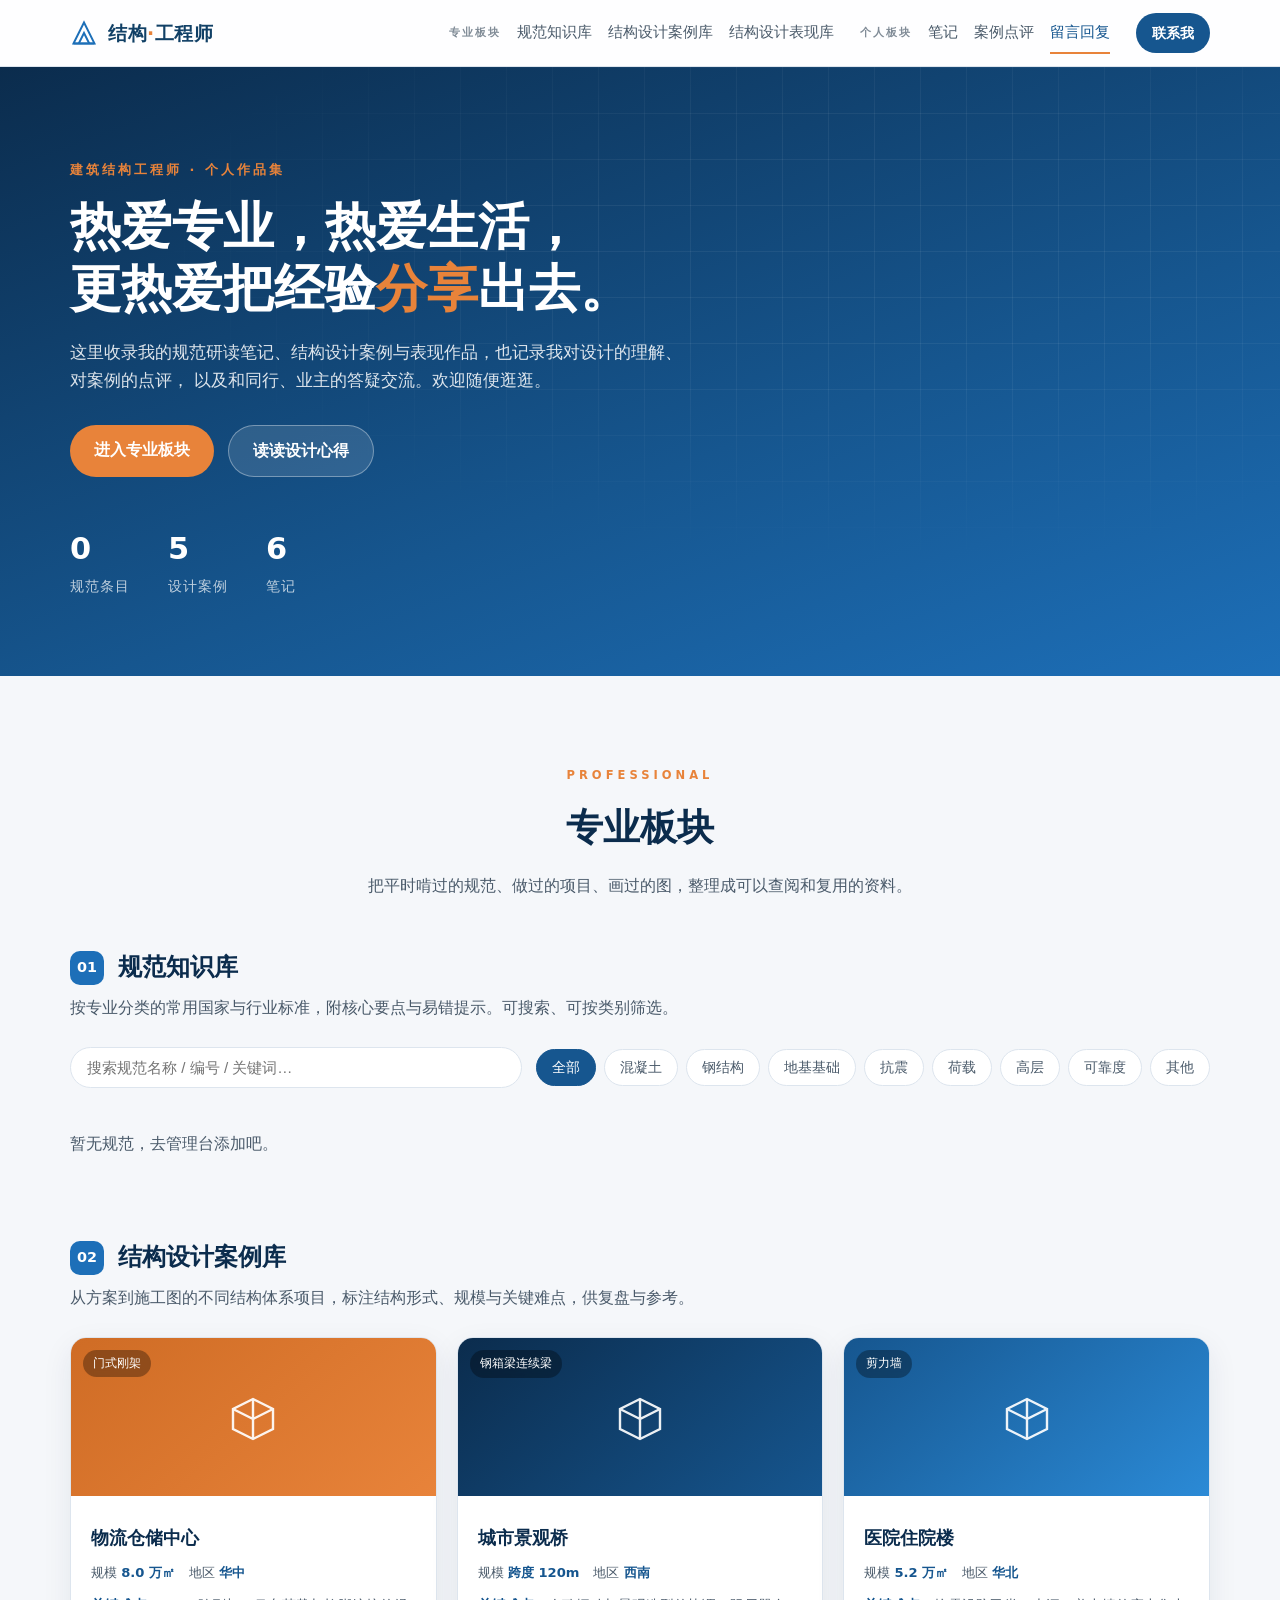
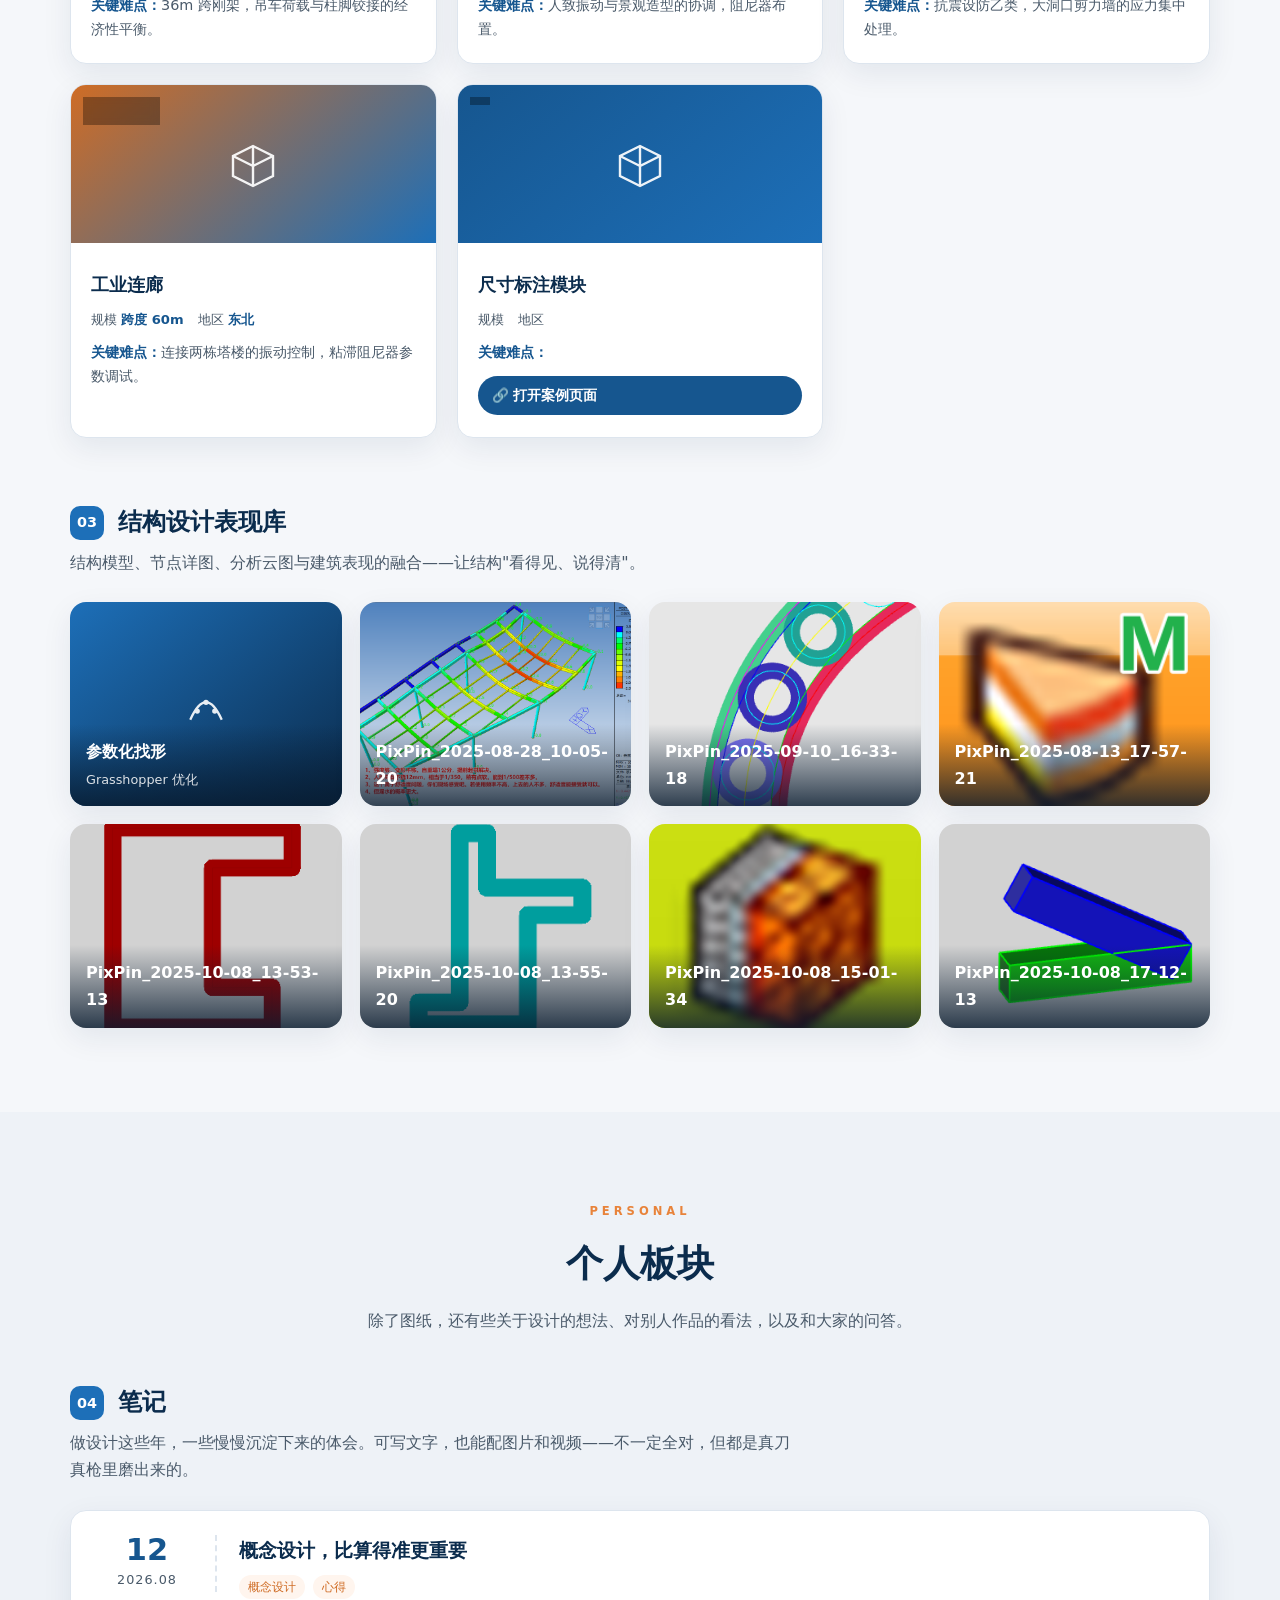
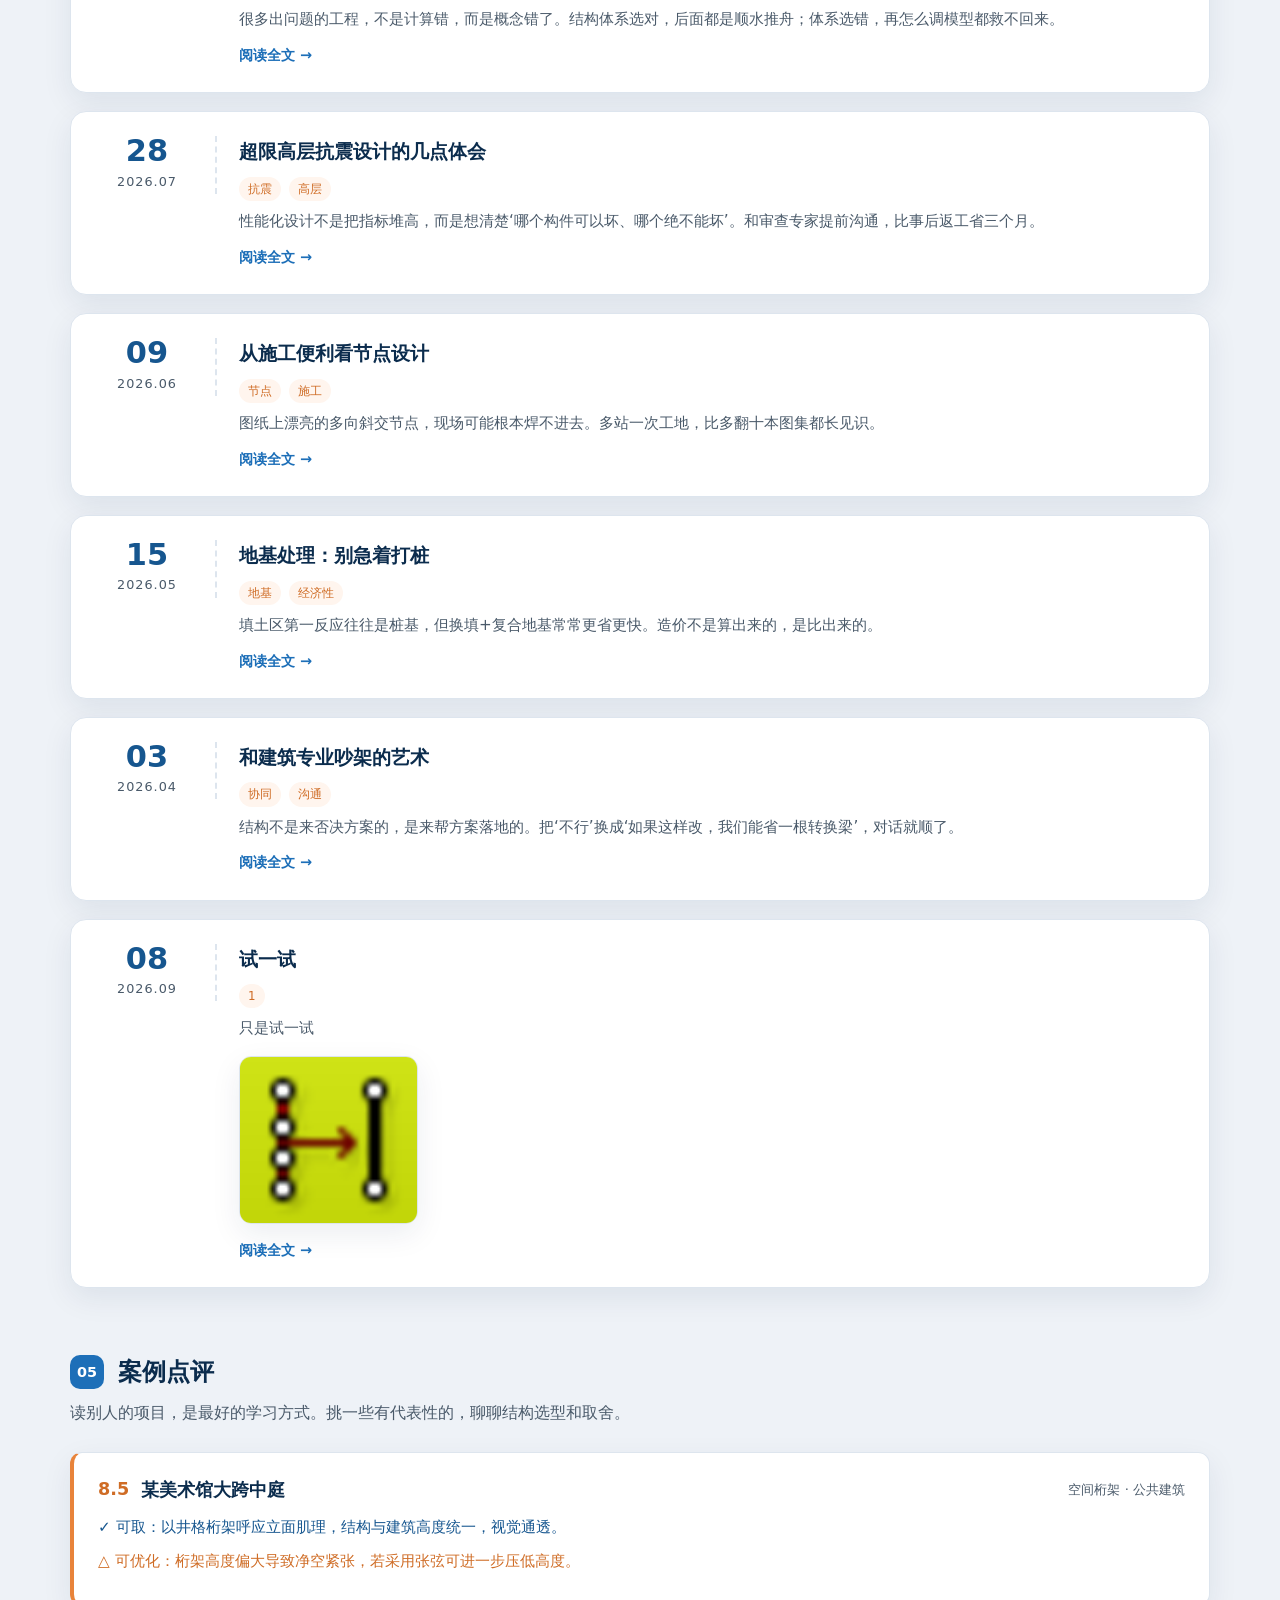
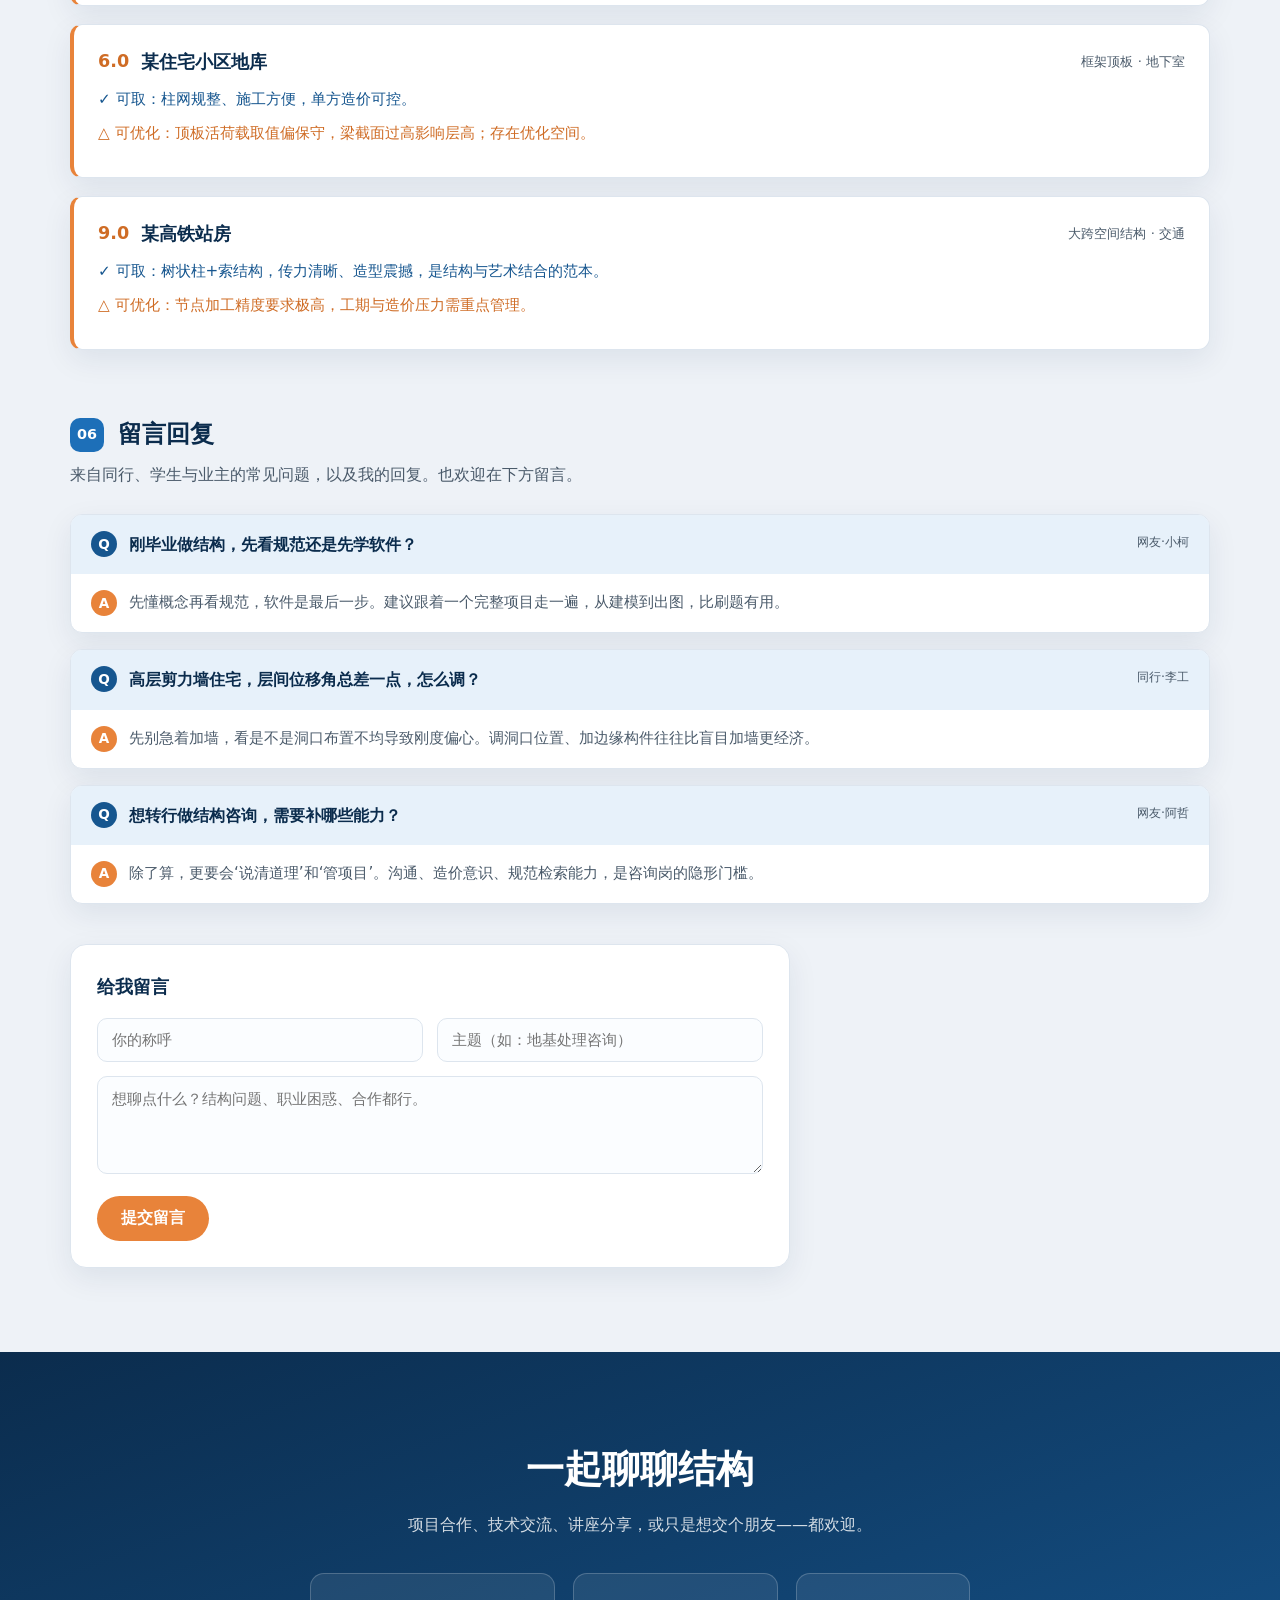
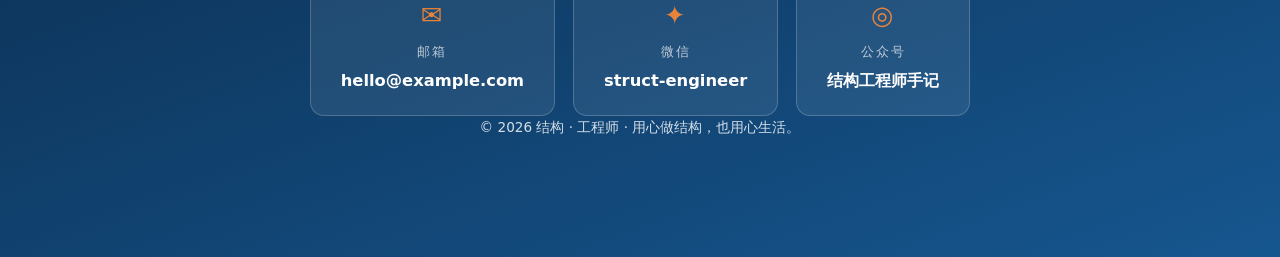
<file: index.html>
<!DOCTYPE html>
<html lang="zh-CN">
<head>
  <meta charset="UTF-8" />
  <meta name="viewport" content="width=device-width, initial-scale=1.0" />
  <title>结构 · 工程师 | 个人与专业作品集</title>
  <meta name="description" content="一位热爱专业、热爱生活、爱分享的建筑结构工程师的个人网站：规范知识库、结构设计案例库、结构设计表现库，以及设计心得、案例点评与留言回复。" />
  <link rel="stylesheet" href="styles.css" />
  <link rel="preconnect" href="https://fonts.googleapis.com" />
</head>
<body>

  <!-- ============ 顶部导航 ============ -->
  <header class="site-header" id="top">
    <div class="container nav-wrap">
      <a class="brand" href="#top">
        <span class="brand-mark" aria-hidden="true">
          <svg viewBox="0 0 32 32" width="28" height="28">
            <path d="M4 28 L16 4 L28 28 Z" fill="none" stroke="currentColor" stroke-width="2.2"/>
            <path d="M10 28 L16 16 L22 28" fill="none" stroke="currentColor" stroke-width="2.2"/>
            <line x1="4" y1="28" x2="28" y2="28" stroke="currentColor" stroke-width="2.2"/>
          </svg>
        </span>
        <span class="brand-text">结构<em>·</em>工程师</span>
      </a>

      <nav class="nav" id="primaryNav">
        <div class="nav-group">
          <span class="nav-group-title">专业板块</span>
          <a href="#codes" class="nav-link">规范知识库</a>
          <a href="#cases" class="nav-link">结构设计案例库</a>
          <a href="#gallery" class="nav-link">结构设计表现库</a>
        </div>
        <div class="nav-group">
          <span class="nav-group-title">个人板块</span>
          <a href="#notes" class="nav-link">笔记</a>
          <a href="#reviews" class="nav-link">案例点评</a>
          <a href="#messages" class="nav-link">留言回复</a>
        </div>
        <a href="#contact" class="nav-cta">联系我</a>
      </nav>

      <button class="nav-toggle" id="navToggle" aria-label="菜单" aria-expanded="false">
        <span></span><span></span><span></span>
      </button>
    </div>
  </header>

  <!-- ============ Hero ============ -->
  <section class="hero">
    <div class="hero-grid" aria-hidden="true"></div>
    <div class="container hero-inner">
      <p class="hero-kicker">建筑结构工程师 · 个人作品集</p>
      <h1 class="hero-title">热爱专业，热爱生活，<br/>更热爱把经验<span class="hl">分享</span>出去。</h1>
      <p class="hero-sub">
        这里收录我的规范研读笔记、结构设计案例与表现作品，也记录我对设计的理解、对案例的点评，
        以及和同行、业主的答疑交流。欢迎随便逛逛。
      </p>
      <div class="hero-actions">
        <a href="#codes" class="btn btn-primary">进入专业板块</a>
        <a href="#notes" class="btn btn-ghost">读读设计心得</a>
      </div>
      <ul class="hero-stats">
        <li><strong id="statCodes">40+</strong><span>规范条目</span></li>
        <li><strong id="statCases">18</strong><span>设计案例</span></li>
        <li><strong id="statNotes">12</strong><span>笔记</span></li>
      </ul>
    </div>
  </section>

  <main>
    <!-- ============ 专业板块 ============ -->
    <section class="block" id="professional">
      <div class="container">
        <div class="section-head">
          <span class="eyebrow">PROFESSIONAL</span>
          <h2>专业板块</h2>
          <p class="section-desc">把平时啃过的规范、做过的项目、画过的图，整理成可以查阅和复用的资料。</p>
        </div>

        <!-- 规范知识库 -->
        <article class="sub" id="codes">
          <div class="sub-head">
            <h3><span class="num">01</span>规范知识库</h3>
            <p>按专业分类的常用国家与行业标准，附核心要点与易错提示。可搜索、可按类别筛选。</p>
          </div>

          <div class="filterbar">
            <input type="search" id="codeSearch" class="search" placeholder="搜索规范名称 / 编号 / 关键词…" aria-label="搜索规范" />
            <div class="chips" id="codeChips" role="tablist">
              <button class="chip is-active" data-cat="all">全部</button>
              <button class="chip" data-cat="concrete">混凝土</button>
              <button class="chip" data-cat="steel">钢结构</button>
              <button class="chip" data-cat="foundation">地基基础</button>
              <button class="chip" data-cat="seismic">抗震</button>
              <button class="chip" data-cat="load">荷载</button>
              <button class="chip" data-cat="highrise">高层</button>
              <button class="chip" data-cat="reliability">可靠度</button>
              <button class="chip" data-cat="other">其他</button>
            </div>
          </div>

          <div class="card-grid" id="codeGrid"><!-- JS 渲染 --></div>
        </article>

        <!-- 结构设计案例库 -->
        <article class="sub" id="cases">
          <div class="sub-head">
            <h3><span class="num">02</span>结构设计案例库</h3>
            <p>从方案到施工图的不同结构体系项目，标注结构形式、规模与关键难点，供复盘与参考。</p>
          </div>
          <div class="card-grid case-grid" id="caseGrid"><!-- JS 渲染 --></div>
        </article>

        <!-- 结构设计表现库 -->
        <article class="sub" id="gallery">
          <div class="sub-head">
            <h3><span class="num">03</span>结构设计表现库</h3>
            <p>结构模型、节点详图、分析云图与建筑表现的融合——让结构"看得见、说得清"。</p>
          </div>
          <div class="gallery-grid" id="galleryGrid"><!-- JS 渲染 --></div>
        </article>
      </div>
    </section>

    <!-- ============ 个人板块 ============ -->
    <section class="block block-alt" id="personal">
      <div class="container">
        <div class="section-head">
          <span class="eyebrow">PERSONAL</span>
          <h2>个人板块</h2>
          <p class="section-desc">除了图纸，还有些关于设计的想法、对别人作品的看法，以及和大家的问答。</p>
        </div>

        <!-- 设计心得 / 笔记 -->
        <article class="sub" id="notes">
          <div class="sub-head">
            <h3><span class="num">04</span>笔记</h3>
            <p>做设计这些年，一些慢慢沉淀下来的体会。可写文字，也能配图片和视频——不一定全对，但都是真刀真枪里磨出来的。</p>
          </div>
          <div class="note-list" id="noteList"><!-- JS 渲染 --></div>
        </article>

        <!-- 案例点评 -->
        <article class="sub" id="reviews">
          <div class="sub-head">
            <h3><span class="num">05</span>案例点评</h3>
            <p>读别人的项目，是最好的学习方式。挑一些有代表性的，聊聊结构选型和取舍。</p>
          </div>
          <div class="review-list" id="reviewList"><!-- JS 渲染 --></div>
        </article>

        <!-- 留言回复 -->
        <article class="sub" id="messages">
          <div class="sub-head">
            <h3><span class="num">06</span>留言回复</h3>
            <p>来自同行、学生与业主的常见问题，以及我的回复。也欢迎在下方留言。</p>
          </div>
          <div class="qa-list" id="qaList"><!-- JS 渲染 --></div>

          <form class="msg-form" id="msgForm" novalidate>
            <h4>给我留言</h4>
            <div class="field-row">
              <input type="text" id="msgName" placeholder="你的称呼" aria-label="称呼" required />
              <input type="text" id="msgTopic" placeholder="主题（如：地基处理咨询）" aria-label="主题" required />
            </div>
            <textarea id="msgText" rows="4" placeholder="想聊点什么？结构问题、职业困惑、合作都行。" aria-label="留言内容" required></textarea>
            <button type="submit" class="btn btn-primary">提交留言</button>
            <p class="form-hint" id="formHint" hidden>已记录到本机（仅做演示，不会真正发送）。可在控制台查看。</p>
          </form>
        </article>
      </div>
    </section>

    <!-- ============ 联系 ============ -->
    <section class="block contact" id="contact">
      <div class="container contact-inner">
        <h2>一起聊聊结构</h2>
        <p>项目合作、技术交流、讲座分享，或只是想交个朋友——都欢迎。</p>
        <div class="contact-links">
          <a class="contact-card" href="mailto:hello@example.com">
            <span class="ck">✉</span><span>邮箱</span><em>hello@example.com</em>
          </a>
          <a class="contact-card" href="#" onclick="return false;">
            <span class="ck">✦</span><span>微信</span><em>struct-engineer</em>
          </a>
          <a class="contact-card" href="#" onclick="return false;">
            <span class="ck">◎</span><span>公众号</span><em>结构工程师手记</em>
          </a>
        </div>
        <p class="copyright">© <span id="year"></span> 结构 · 工程师 · 用心做结构，也用心生活。</p>
      </div>
    </section>
  </main>

  <button class="to-top" id="toTop" aria-label="回到顶部">↑</button>

  <script src="script.js"></script>
</body>
</html>
</file>
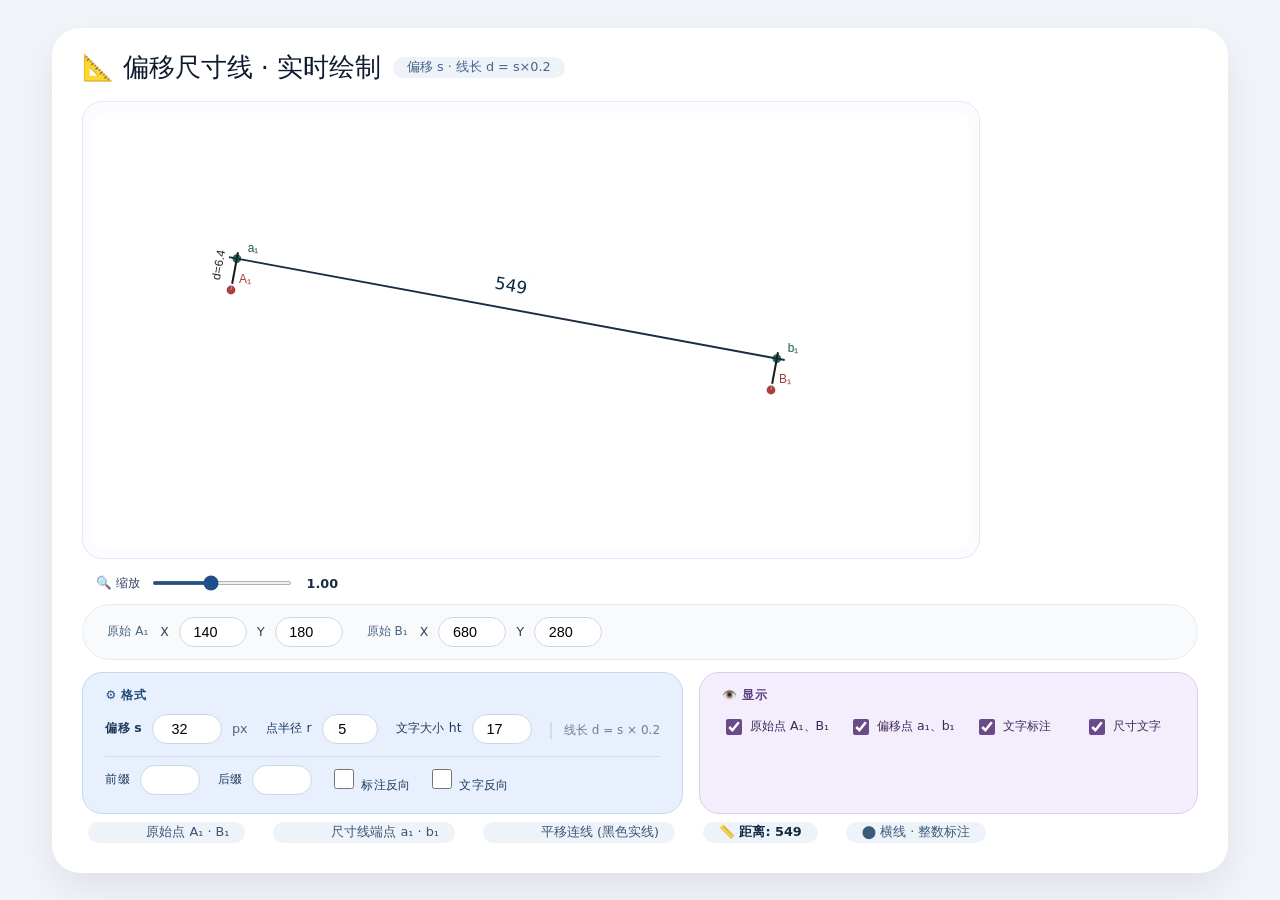
<file: uploads/cases/尺寸标注模块.html>
<!DOCTYPE html>
<html lang="zh-CN">
<head>
    <meta charset="UTF-8">
    <meta name="viewport" content="width=device-width, initial-scale=1.0">
    <title>偏移尺寸线 · 格式与显示面板</title>
    <style>
        * {
            box-sizing: border-box;
        }
        body {
            background: #f1f4f9;
            display: flex;
            flex-direction: column;
            align-items: center;
            justify-content: center;
            min-height: 100vh;
            margin: 0;
            font-family: 'Segoe UI', Roboto, system-ui, sans-serif;
            padding: 20px;
        }
        .card {
            background: white;
            border-radius: 28px;
            padding: 22px 30px 30px 30px;
            box-shadow: 0 16px 40px rgba(0, 0, 0, 0.08);
            max-width: 1200px;
            width: fit-content;
            margin: 0 auto;
        }
        h1 {
            font-weight: 400;
            font-size: 1.6rem;
            color: #0f1a2e;
            margin: 0 0 6px 0;
            display: flex;
            align-items: center;
            gap: 12px;
            flex-wrap: wrap;
        }
        h1 small {
            font-size: 0.8rem;
            font-weight: 300;
            color: #49638b;
            background: #eef3fa;
            padding: 2px 14px;
            border-radius: 40px;
        }
        .canvas-wrapper {
            background: #fafcff;
            border-radius: 20px;
            border: 1px solid #e2e9f2;
            padding: 8px;
            display: inline-block;
            margin: 10px 0 6px 0;
            position: relative;
            overflow: hidden;
        }
        canvas {
            display: block;
            background: white;
            border-radius: 16px;
            width: 880px;
            height: 440px;
            box-shadow: inset 0 2px 6px rgba(0,0,0,0.02);
        }
        .scale-bar {
            display: flex;
            align-items: center;
            gap: 10px;
            padding: 4px 14px 6px 14px;
            margin-top: 2px;
        }
        .scale-bar label {
            font-size: 0.78rem;
            font-weight: 500;
            color: #2c3d5a;
        }
        .scale-bar input[type="range"] {
            width: 140px;
            height: 4px;
            accent-color: #1f4f8a;
            cursor: pointer;
        }
        .scale-value {
            min-width: 36px;
            font-size: 0.8rem;
            font-weight: 600;
            color: #1a2c44;
            text-align: center;
        }
        .control-panel {
            display: flex;
            flex-wrap: wrap;
            align-items: flex-end;
            gap: 12px 24px;
            margin: 6px 0 12px 0;
            padding: 12px 24px;
            background: #f8fafc;
            border-radius: 48px;
            border: 1px solid #e6ecf3;
        }
        .input-group {
            display: flex;
            flex-wrap: wrap;
            align-items: center;
            gap: 4px 10px;
        }
        .input-group label {
            font-size: 0.78rem;
            font-weight: 500;
            color: #2c3d5a;
            letter-spacing: 0.2px;
        }
        .input-group input {
            width: 68px;
            padding: 6px 6px;
            border: 1px solid #ccd7e5;
            border-radius: 30px;
            font-size: 0.9rem;
            background: white;
            transition: 0.15s;
            text-align: center;
        }
        .input-group input:focus {
            outline: none;
            border-color: #1f4f8a;
            box-shadow: 0 0 0 3px rgba(31, 79, 138, 0.15);
        }
        .coord-label {
            font-size: 0.75rem;
            color: #4a6582;
            font-weight: 500;
            margin-right: 2px;
        }
        .panels-row {
            display: flex;
            flex-wrap: wrap;
            gap: 16px;
            margin: 6px 0 4px 0;
        }
        .panel {
            border-radius: 20px;
            padding: 14px 22px;
            flex: 1 1 auto;
            min-width: 200px;
        }
        .panel-title {
            font-size: 0.75rem;
            font-weight: 700;
            letter-spacing: 0.5px;
            text-transform: uppercase;
            margin-bottom: 10px;
            color: #1f3b5c;
        }
        .format-panel {
            background: #e8f0fe;
            border: 1px solid #c5d8f0;
        }
        .format-panel .panel-title {
            color: #1a4a7a;
        }
        .format-panel .input-group label {
            color: #1f3b5c;
        }
        .format-panel .input-group input {
            width: 60px;
        }
        .format-panel .input-group {
            margin-bottom: 4px;
        }
        .format-row {
            display: flex;
            flex-wrap: wrap;
            align-items: center;
            gap: 8px 18px;
        }
        .format-row .input-group input[type="text"] {
            width: 80px;
        }
        .format-row .input-group input[type="number"] {
            width: 60px;
        }
        .format-row .input-group input[type="checkbox"] {
            width: 20px;
            height: 20px;
            cursor: pointer;
            accent-color: #1f4f8a;
        }
        .display-panel {
            background: #f3edfc;
            border: 1px solid #dcccf0;
        }
        .display-panel .panel-title {
            color: #5a3d7a;
        }
        .display-panel label {
            font-size: 0.78rem;
            font-weight: 500;
            color: #3d2a5a;
            display: flex;
            align-items: center;
            gap: 5px;
            cursor: pointer;
            user-select: none;
            padding: 2px 0;
        }
        .display-panel input[type="checkbox"] {
            width: 16px;
            height: 16px;
            accent-color: #6b4a8a;
            cursor: pointer;
        }
        .display-grid {
            display: flex;
            flex-wrap: wrap;
            gap: 6px 20px;
        }
        .display-grid label {
            min-width: 90px;
        }
        .legend {
            font-size: 0.8rem;
            color: #3b5477;
            margin-top: 8px;
            padding-left: 6px;
            display: flex;
            flex-wrap: wrap;
            gap: 16px 28px;
            align-items: center;
        }
        .legend span {
            background: #eef3f9;
            padding: 2px 16px;
            border-radius: 40px;
            display: inline-flex;
            align-items: center;
            gap: 6px;
        }
        .legend .dot {
            display: inline-block;
            width: 11px;
            height: 11px;
            border-radius: 11px;
            margin-right: 4px;
        }
        .dot-original { background: #b33c3c; }
        .dot-offset { background: #1f6f5c; }
        .dot-translate { background: #222; }
        .dist-indicator {
            font-weight: 600;
            color: #0f2b44;
            background: #dce7f5;
            padding: 2px 18px;
            border-radius: 40px;
        }
        @media (max-width: 960px) {
            canvas { width: 100%; height: auto; aspect-ratio: 880/440; }
            .control-panel { flex-direction: column; align-items: stretch; gap: 8px; }
            .panels-row { flex-direction: column; }
            .scale-bar input[type="range"] { width: 100%; }
            .panel { min-width: unset; }
        }
    </style>
</head>
<body>
<div class="card">
    <h1>
        📐 偏移尺寸线 · 实时绘制
        <small>偏移 s · 线长 d = s×0.2</small>
    </h1>
    <div class="canvas-wrapper">
        <canvas id="dimCanvas" width="880" height="440"></canvas>
    </div>

    <div class="scale-bar">
        <label>🔍 缩放</label>
        <input type="range" id="scaleSlider" min="0.3" max="2.0" step="0.01" value="1.0">
        <span class="scale-value" id="scaleValue">1.00</span>
    </div>

    <div class="control-panel">
        <div class="input-group">
            <span class="coord-label">原始 A₁</span>
            <label>X</label>
            <input type="number" id="ax1" value="140" step="1">
            <label>Y</label>
            <input type="number" id="ay1" value="180" step="1">
        </div>
        <div class="input-group">
            <span class="coord-label">原始 B₁</span>
            <label>X</label>
            <input type="number" id="bx1" value="680" step="1">
            <label>Y</label>
            <input type="number" id="by1" value="280" step="1">
        </div>
    </div>

    <div class="panels-row">
        <div class="panel format-panel">
            <div class="panel-title">⚙️ 格式</div>
            <div class="format-row">
                <div class="input-group">
                    <label style="font-weight:600;">偏移 s</label>
                    <input type="number" id="offsetS" value="32" step="1" min="1" style="width:70px;">
                    <span style="color:#4a6582; font-size:0.8rem;">px</span>
                </div>
                <div class="input-group">
                    <label>点半径 r</label>
                    <input type="number" id="pointRadius" value="5" step="0.5" min="1" max="15" style="width:56px;">
                </div>
                <div class="input-group">
                    <label>文字大小 ht</label>
                    <input type="number" id="textSize" value="17" step="1" min="8" max="36" style="width:60px;">
                </div>
                <div style="color:#6a7f9a; font-size:0.75rem; border-left:2px solid #d0dcec; padding-left:12px;">
                    线长 d = s × 0.2
                </div>
            </div>
            <div class="format-row" style="margin-top:8px; border-top:1px solid #d0dcec; padding-top:8px;">
                <div class="input-group">
                    <label>前缀</label>
                    <input type="text" id="prefixText" value="" style="width:60px;">
                </div>
                <div class="input-group">
                    <label>后缀</label>
                    <input type="text" id="suffixText" value="" style="width:60px;">
                </div>
                <div class="input-group">
                    <label><input type="checkbox" id="reverseOffset" style="width:20px;height:20px;"> 标注反向</label>
                </div>
                <div class="input-group">
                    <label><input type="checkbox" id="reverseText" style="width:20px;height:20px;"> 文字反向</label>
                </div>
            </div>
        </div>

        <div class="panel display-panel">
            <div class="panel-title">👁️ 显示</div>
            <div class="display-grid">
                <label><input type="checkbox" id="showOriginal" checked> 原始点 A₁、B₁</label>
                <label><input type="checkbox" id="showOffset" checked> 偏移点 a₁、b₁</label>
                <label><input type="checkbox" id="showLabels" checked> 文字标注</label>
                <label><input type="checkbox" id="showDimText" checked> 尺寸文字</label>
            </div>
        </div>
    </div>

    <div class="legend">
        <span><span class="dot dot-original"></span> 原始点 A₁ · B₁</span>
        <span><span class="dot dot-offset"></span> 尺寸线端点 a₁ · b₁</span>
        <span><span class="dot dot-translate"></span> 平移连线 (黑色实线)</span>
        <span id="distanceDisplay" class="dist-indicator">📏 距离: —</span>
        <span style="color:#3a5a7a;">⬤ 横线 · 整数标注</span>
    </div>
</div>
<script>
    (function() {
        const canvas = document.getElementById('dimCanvas');
        const ctx = canvas.getContext('2d');

        const ax1Input = document.getElementById('ax1');
        const ay1Input = document.getElementById('ay1');
        const bx1Input = document.getElementById('bx1');
        const by1Input = document.getElementById('by1');
        const offsetInput = document.getElementById('offsetS');
        const scaleSlider = document.getElementById('scaleSlider');
        const scaleValue = document.getElementById('scaleValue');
        const pointRadiusInput = document.getElementById('pointRadius');
        const textSizeInput = document.getElementById('textSize');
        const prefixInput = document.getElementById('prefixText');
        const suffixInput = document.getElementById('suffixText');
        const reverseOffsetCheck = document.getElementById('reverseOffset');
        const reverseTextCheck = document.getElementById('reverseText');

        const showOriginal = document.getElementById('showOriginal');
        const showOffset = document.getElementById('showOffset');
        const showLabels = document.getElementById('showLabels');
        const showDimText = document.getElementById('showDimText');

        const distanceDisplay = document.getElementById('distanceDisplay');

        const OFFSET_FROM_LINE = 22;
        const LINE_EXTEND = 8;

        function drawDot(x, y, color, radius) {
            ctx.beginPath();
            ctx.arc(x, y, radius, 0, 2 * Math.PI);
            ctx.fillStyle = color;
            ctx.fill();
            ctx.strokeStyle = 'white';
            ctx.lineWidth = 1.2;
            ctx.stroke();
        }

        function drawDimensionWithOffsetAndTranslate(
            Ax1, Ay1, Bx1, By1, s, scale, pointR, textHt,
            showOrig, showOff, showLab, showDim,
            prefix, suffix, reverseOffset, reverseText
        ) {
            ctx.clearRect(0, 0, canvas.width, canvas.height);

            ctx.save();
            ctx.translate(canvas.width/2, canvas.height/2);
            ctx.scale(scale, scale);
            ctx.translate(-canvas.width/2, -canvas.height/2);

            if (Math.abs(Ax1 - Bx1) < 0.01 && Math.abs(Ay1 - By1) < 0.01) {
                ctx.restore();
                ctx.font = '17px "Segoe UI", system-ui, sans-serif';
                ctx.fillStyle = '#b22222';
                ctx.textAlign = 'center';
                ctx.textBaseline = 'middle';
                ctx.fillText('⚠️ 原始点 A₁ 与 B₁ 重合，无法计算', 440, 200);
                distanceDisplay.textContent = '距离: — (重合)';
                return;
            }

            const dx = Bx1 - Ax1;
            const dy = By1 - Ay1;
            const len = Math.sqrt(dx * dx + dy * dy);
            if (len < 0.001) { ctx.restore(); return; }

            const ux = dx / len;
            const uy = dy / len;
            let perpX = uy;
            let perpY = -ux;

            // 标注反向：如果勾选，偏移方向取反
            if (reverseOffset) {
                perpX = -perpX;
                perpY = -perpY;
            }

            const ax = Ax1 + s * perpX;
            const ay = Ay1 + s * perpY;
            const bx = Bx1 + s * perpX;
            const by = By1 + s * perpY;

            const dist = Math.sqrt((bx - ax) ** 2 + (by - ay) ** 2);
            const distInt = Math.round(dist);
            distanceDisplay.textContent = `📏 距离: ${distInt}`;

            const d = s * 0.2;

            // 原始点
            if (showOrig) {
                drawDot(Ax1, Ay1, '#b33c3c', 5);
                drawDot(Bx1, By1, '#b33c3c', 5);
                if (showLab) {
                    ctx.font = `${Math.max(11, textHt * 0.7)}px "Segoe UI", sans-serif`;
                    ctx.fillStyle = '#a03a3a';
                    ctx.textAlign = 'left';
                    ctx.textBaseline = 'bottom';
                    ctx.fillText('A₁', Ax1 + 8, Ay1 - 4);
                    ctx.fillText('B₁', Bx1 + 8, By1 - 4);
                }
            }

            // 偏移点
            if (showOff) {
                drawDot(ax, ay, '#1f6f5c', pointR);
                drawDot(bx, by, '#1f6f5c', pointR);
                if (showLab) {
                    ctx.fillStyle = '#1a5c4a';
                    ctx.textAlign = 'left';
                    ctx.textBaseline = 'bottom';
                    ctx.font = `${Math.max(11, textHt * 0.7)}px "Segoe UI", sans-serif`;
                    ctx.fillText('a₁', ax + pointR + 6, ay - 4);
                    ctx.fillText('b₁', bx + pointR + 6, by - 4);
                }
            }

            // A₁→a₁ 和 B₁→b₁ 虚线
            ctx.setLineDash([5, 6]);
            ctx.strokeStyle = '#7f9bb3';
            ctx.lineWidth = 1.2;
            ctx.beginPath();
            ctx.moveTo(Ax1, Ay1);
            ctx.lineTo(ax, ay);
            ctx.stroke();
            ctx.beginPath();
            ctx.moveTo(Bx1, By1);
            ctx.lineTo(bx, by);
            ctx.stroke();
            ctx.setLineDash([]);

            // 平移连线 (黑色实线)
            const dAx = ax - Ax1;
            const dAy = ay - Ay1;
            const lenA = Math.sqrt(dAx * dAx + dAy * dAy);
            if (lenA > 0.001) {
                const uAx = dAx / lenA;
                const uAy = dAy / lenA;

                const shiftX = d * uAx;
                const shiftY = d * uAy;

                const A1_shift_x = Ax1 + shiftX;
                const A1_shift_y = Ay1 + shiftY;
                const a1_shift_x = ax + shiftX;
                const a1_shift_y = ay + shiftY;
                const B1_shift_x = Bx1 + shiftX;
                const B1_shift_y = By1 + shiftY;
                const b1_shift_x = bx + shiftX;
                const b1_shift_y = by + shiftY;

                ctx.strokeStyle = '#1a1a1a';
                ctx.lineWidth = 2.0;
                ctx.setLineDash([]);
                ctx.beginPath();
                ctx.moveTo(A1_shift_x, A1_shift_y);
                ctx.lineTo(a1_shift_x, a1_shift_y);
                ctx.stroke();
                ctx.beginPath();
                ctx.moveTo(B1_shift_x, B1_shift_y);
                ctx.lineTo(b1_shift_x, b1_shift_y);
                ctx.stroke();

                if (showLab) {
                    const midX1 = (A1_shift_x + a1_shift_x) / 2;
                    const midY1 = (A1_shift_y + a1_shift_y) / 2;
                    const ang = Math.atan2(a1_shift_y - A1_shift_y, a1_shift_x - A1_shift_x);
                    const perpAng = ang + Math.PI / 2;
                    let offX = Math.cos(perpAng);
                    let offY = Math.sin(perpAng);
                    if (offY > 0) { offX = -offX; offY = -offY; }
                    const labelOff = 16;
                    const labelX = midX1 + offX * labelOff;
                    const labelY = midY1 + offY * labelOff;

                    ctx.save();
                    ctx.translate(labelX, labelY);
                    ctx.rotate(ang);
                    ctx.font = `${Math.max(11, textHt * 0.7)}px "Segoe UI", sans-serif`;
                    ctx.fillStyle = '#222';
                    ctx.textAlign = 'center';
                    ctx.textBaseline = 'middle';
                    ctx.fillText(`d=${d.toFixed(1)}`, 0, 0);
                    ctx.restore();
                }
            }

            // 尺寸线 (仅横线)
            if (showOff) {
                const angle = Math.atan2(by - ay, bx - ax);

                const startX = ax - LINE_EXTEND * Math.cos(angle);
                const startY = ay - LINE_EXTEND * Math.sin(angle);
                const endX = bx + LINE_EXTEND * Math.cos(angle);
                const endY = by + LINE_EXTEND * Math.sin(angle);

                ctx.strokeStyle = '#1a2c44';
                ctx.lineWidth = 1.8;

                ctx.beginPath();
                ctx.moveTo(startX, startY);
                ctx.lineTo(endX, endY);
                ctx.stroke();

                // 尺寸文字
                if (showDim) {
                    const midX = (ax + bx) / 2;
                    const midY = (ay + by) / 2;
                    const perpAngle = angle + Math.PI / 2;
                    
                    // 计算垂直方向单位向量
                    let offX2 = Math.cos(perpAngle);
                    let offY2 = Math.sin(perpAngle);
                    
                    // 文字反向：如果勾选，文字标在横线下方
                    if (reverseText) {
                        // 强制向下（Y正方向）
                        if (offY2 < 0) {
                            offX2 = -offX2;
                            offY2 = -offY2;
                        }
                    } else {
                        // 默认在上方（Y负方向）
                        if (offY2 > 0) {
                            offX2 = -offX2;
                            offY2 = -offY2;
                        }
                    }

                    const textOffset = OFFSET_FROM_LINE;
                    const textX = midX + offX2 * textOffset;
                    const textY = midY + offY2 * textOffset;

                    // 构建完整文字：前缀 + 距离 + 后缀
                    const textStr = `${prefix}${distInt}${suffix}`;
                    const fontSize = Math.max(12, textHt);
                    ctx.font = `500 ${fontSize}px "Segoe UI", Roboto, system-ui, sans-serif`;
                    const metrics = ctx.measureText(textStr);
                    const tw = metrics.width;
                    const th = fontSize * 1.2;
                    const pad = 8;

                    ctx.fillStyle = 'rgba(255,255,255,0.85)';
                    ctx.shadowColor = 'rgba(0,0,0,0.02)';
                    ctx.shadowBlur = 8;
                    ctx.beginPath();
                    ctx.roundRect(textX - tw/2 - pad, textY - th/2 - pad/2, tw + pad*2, th + pad, 16);
                    ctx.fill();
                    ctx.shadowBlur = 0;

                    ctx.save();
                    ctx.translate(textX, textY);
                    ctx.rotate(angle);
                    ctx.fillStyle = '#0b2b44';
                    ctx.font = `500 ${fontSize}px "Segoe UI", Roboto, system-ui, sans-serif`;
                    ctx.textAlign = 'center';
                    ctx.textBaseline = 'middle';
                    ctx.fillText(textStr, 0, 0);
                    ctx.restore();
                }
            }

            ctx.restore();
        }

        CanvasRenderingContext2D.prototype.roundRect = function (x, y, w, h, r) {
            if (w < 2 * r) r = w / 2;
            if (h < 2 * r) r = h / 2;
            this.moveTo(x + r, y);
            this.lineTo(x + w - r, y);
            this.quadraticCurveTo(x + w, y, x + w, y + r);
            this.lineTo(x + w, y + h - r);
            this.quadraticCurveTo(x + w, y + h, x + w - r, y + h);
            this.lineTo(x + r, y + h);
            this.quadraticCurveTo(x, y + h, x, y + h - r);
            this.lineTo(x, y + r);
            this.quadraticCurveTo(x, y, x + r, y);
            this.closePath();
            return this;
        };

        function update() {
            const Ax1 = parseFloat(ax1Input.value);
            const Ay1 = parseFloat(ay1Input.value);
            const Bx1 = parseFloat(bx1Input.value);
            const By1 = parseFloat(by1Input.value);
            let s = parseFloat(offsetInput.value);
            // s 为正整数
            if (isNaN(s) || s < 1) s = 1;
            offsetInput.value = Math.round(s);
            
            const scale = parseFloat(scaleSlider.value);
            const pointR = parseFloat(pointRadiusInput.value);
            const textHt = parseFloat(textSizeInput.value);
            const prefix = prefixInput.value || '';
            const suffix = suffixInput.value || '';
            const reverseOffset = reverseOffsetCheck.checked;
            const reverseText = reverseTextCheck.checked;

            const showOrig = showOriginal.checked;
            const showOff = showOffset.checked;
            const showLab = showLabels.checked;
            const showDim = showDimText.checked;

            if (isNaN(Ax1) || isNaN(Ay1) || isNaN(Bx1) || isNaN(By1) ||
                isNaN(s) || isNaN(scale) || isNaN(pointR) || isNaN(textHt)) {
                return;
            }
            scaleValue.textContent = scale.toFixed(2);
            drawDimensionWithOffsetAndTranslate(
                Ax1, Ay1, Bx1, By1, s, scale, pointR, textHt,
                showOrig, showOff, showLab, showDim,
                prefix, suffix, reverseOffset, reverseText
            );
        }

        const allInputs = [ax1Input, ay1Input, bx1Input, by1Input, offsetInput,
                          scaleSlider, pointRadiusInput, textSizeInput,
                          prefixInput, suffixInput,
                          reverseOffsetCheck, reverseTextCheck,
                          showOriginal, showOffset, showLabels, showDimText];
        allInputs.forEach(inp => {
            inp.addEventListener('input', update);
            inp.addEventListener('change', update);
        });

        update();
    })();
</script>
</body>
</html>
</file>
<file: styles.css>
/* ============================================================
   结构 · 工程师 个人网站  stylesheet
   配色：工程蓝（主） + 暖橙（点缀） + 浅灰底
   ============================================================ */

:root {
  --blue-900: #0b2c4d;
  --blue-800: #114066;
  --blue-700: #16568f;
  --blue-600: #1d6fb8;
  --blue-500: #2b8ad6;
  --blue-100: #e7f1fa;
  --amber:    #e8833a;
  --amber-d:  #cf6c25;
  --ink:      #1c2733;
  --ink-soft: #4a5a6a;
  --line:     #dde5ee;
  --bg:       #f5f7fa;
  --bg-alt:   #eef2f7;
  --card:     #ffffff;
  --shadow:   0 10px 30px rgba(13, 42, 74, .08);
  --shadow-h: 0 18px 44px rgba(13, 42, 74, .16);
  --radius:   16px;
  --maxw:     1140px;
  --font: "PingFang SC", "Microsoft YaHei", "Hiragino Sans GB", system-ui, -apple-system, "Segoe UI", Roboto, sans-serif;
}

* { box-sizing: border-box; }
html { scroll-behavior: smooth; }
body {
  margin: 0;
  font-family: var(--font);
  color: var(--ink);
  background: var(--bg);
  line-height: 1.7;
  -webkit-font-smoothing: antialiased;
}
a { color: inherit; text-decoration: none; }
img { max-width: 100%; display: block; }
.container { width: min(100% - 40px, var(--maxw)); margin-inline: auto; }

/* ---------------- Header / Nav ---------------- */
.site-header {
  position: sticky; top: 0; z-index: 50;
  background: rgba(255,255,255,.86);
  backdrop-filter: saturate(180%) blur(12px);
  border-bottom: 1px solid var(--line);
}
.nav-wrap { display: flex; align-items: center; justify-content: space-between; height: 66px; }
.brand { display: flex; align-items: center; gap: 10px; color: var(--blue-800); font-weight: 800; }
.brand-mark { color: var(--blue-600); display: grid; place-items: center; }
.brand-text { font-size: 1.18rem; letter-spacing: .5px; }
.brand-text em { color: var(--amber); font-style: normal; }

.nav { display: flex; align-items: center; gap: 26px; }
.nav-group { display: flex; align-items: center; gap: 16px; }
.nav-group-title {
  font-size: .68rem; letter-spacing: 2px; color: var(--ink-soft);
  text-transform: uppercase; font-weight: 700; opacity: .7;
}
.nav-link { position: relative; color: var(--ink-soft); font-size: .94rem; padding: 6px 0; transition: color .2s; }
.nav-link::after {
  content: ""; position: absolute; left: 0; bottom: -2px; height: 2px; width: 0;
  background: var(--amber); transition: width .25s;
}
.nav-link:hover, .nav-link.active { color: var(--blue-700); }
.nav-link.active::after { width: 100%; }
.nav-cta {
  background: var(--blue-700); color: #fff; padding: 8px 16px; border-radius: 999px;
  font-size: .9rem; font-weight: 600; transition: background .2s, transform .2s;
}
.nav-cta:hover { background: var(--blue-600); transform: translateY(-1px); }

.nav-toggle { display: none; flex-direction: column; gap: 5px; background: none; border: 0; cursor: pointer; padding: 8px; }
.nav-toggle span { width: 24px; height: 2.5px; background: var(--blue-800); border-radius: 2px; transition: .3s; }

/* ---------------- Hero ---------------- */
.hero { position: relative; overflow: hidden; background: linear-gradient(160deg, var(--blue-900), var(--blue-700) 60%, var(--blue-600)); color: #fff; }
.hero-grid {
  position: absolute; inset: 0;
  background-image:
    linear-gradient(rgba(255,255,255,.06) 1px, transparent 1px),
    linear-gradient(90deg, rgba(255,255,255,.06) 1px, transparent 1px);
  background-size: 46px 46px;
  mask-image: radial-gradient(ellipse 80% 70% at 70% 30%, #000 30%, transparent 75%);
}
.hero-inner { position: relative; padding: 92px 0 78px; }
.hero-kicker { letter-spacing: 3px; text-transform: uppercase; font-size: .8rem; color: var(--amber); font-weight: 700; margin: 0 0 14px; }
.hero-title { font-size: clamp(1.9rem, 4.4vw, 3.2rem); line-height: 1.22; margin: 0 0 18px; font-weight: 800; }
.hero-title .hl { color: var(--amber); }
.hero-sub { max-width: 620px; color: rgba(255,255,255,.86); font-size: 1.05rem; margin: 0 0 30px; }
.hero-actions { display: flex; gap: 14px; flex-wrap: wrap; }
.btn { display: inline-block; padding: 12px 24px; border-radius: 999px; font-weight: 700; transition: transform .2s, box-shadow .2s, background .2s; cursor: pointer; border: 0; font-size: .98rem; }
.btn-primary { background: var(--amber); color: #fff; }
.btn-primary:hover { background: var(--amber-d); transform: translateY(-2px); box-shadow: 0 12px 26px rgba(207,108,37,.4); }
.btn-ghost { background: rgba(255,255,255,.12); color: #fff; border: 1px solid rgba(255,255,255,.35); }
.btn-ghost:hover { background: rgba(255,255,255,.2); transform: translateY(-2px); }
.hero-stats { list-style: none; display: flex; gap: 38px; padding: 0; margin: 46px 0 0; }
.hero-stats li { display: flex; flex-direction: column; }
.hero-stats strong { font-size: 1.9rem; font-weight: 800; color: #fff; }
.hero-stats span { font-size: .85rem; color: rgba(255,255,255,.72); letter-spacing: 1px; }

/* ---------------- Blocks / Sections ---------------- */
.block { padding: 84px 0; }
.block-alt { background: var(--bg-alt); }
.section-head { text-align: center; max-width: 720px; margin: 0 auto 48px; }
.eyebrow { display: inline-block; letter-spacing: 4px; font-size: .72rem; font-weight: 800; color: var(--amber); text-transform: uppercase; }
.section-head h2 { font-size: clamp(1.6rem, 3.2vw, 2.3rem); margin: 10px 0 12px; color: var(--blue-900); }
.section-desc { color: var(--ink-soft); margin: 0; }

.sub { margin-top: 64px; }
.sub:first-of-type { margin-top: 0; }
.sub-head { margin-bottom: 26px; }
.sub-head h3 { display: flex; align-items: center; gap: 14px; font-size: 1.5rem; color: var(--blue-900); margin: 0 0 6px; }
.sub-head h3 .num { font-size: .9rem; font-weight: 800; color: #fff; background: var(--blue-600); width: 34px; height: 34px; border-radius: 10px; display: grid; place-items: center; }
.sub-head p { color: var(--ink-soft); margin: 0; max-width: 720px; }

/* ---------------- Filter bar ---------------- */
.filterbar { display: flex; flex-wrap: wrap; gap: 14px; align-items: center; margin-bottom: 26px; }
.search {
  flex: 1 1 260px; min-width: 220px; padding: 11px 16px; border: 1px solid var(--line);
  border-radius: 999px; font-size: .95rem; background: var(--card); color: var(--ink); outline: none;
  transition: border .2s, box-shadow .2s;
}
.search:focus { border-color: var(--blue-500); box-shadow: 0 0 0 3px var(--blue-100); }
.chips { display: flex; flex-wrap: wrap; gap: 8px; }
.chip {
  border: 1px solid var(--line); background: var(--card); color: var(--ink-soft);
  padding: 8px 15px; border-radius: 999px; font-size: .88rem; cursor: pointer; transition: .2s;
}
.chip:hover { border-color: var(--blue-400, #6aa9dd); color: var(--blue-700); }
.chip.is-active { background: var(--blue-700); border-color: var(--blue-700); color: #fff; }

/* ---------------- Card grid (codes & cases) ---------------- */
.card-grid { display: grid; grid-template-columns: repeat(auto-fill, minmax(280px, 1fr)); gap: 20px; }
.card {
  background: var(--card); border: 1px solid var(--line); border-radius: var(--radius);
  padding: 22px; box-shadow: var(--shadow); transition: transform .25s, box-shadow .25s, border-color .25s;
  display: flex; flex-direction: column; gap: 10px;
}
.card:hover { transform: translateY(-4px); box-shadow: var(--shadow-h); border-color: var(--blue-200, #b9d4ee); }

.code-card .code-no { font-size: .8rem; font-weight: 800; color: var(--amber-d); letter-spacing: 1px; }
.code-card h4 { margin: 0; font-size: 1.08rem; color: var(--blue-900); line-height: 1.4; }
.code-card .tag { align-self: flex-start; font-size: .74rem; padding: 3px 10px; border-radius: 999px; background: var(--blue-100); color: var(--blue-700); font-weight: 700; }
.code-card p { margin: 0; font-size: .9rem; color: var(--ink-soft); }
.code-card .note { border-left: 3px solid var(--amber); padding-left: 10px; font-size: .85rem; color: var(--ink); background: #fff8f2; border-radius: 0 8px 8px 0; }

.case-card { padding: 0; overflow: hidden; }
.case-thumb { height: 158px; position: relative; display: grid; place-items: center; color: #fff; }
.case-thumb svg { width: 64px; height: 64px; opacity: .92; }
.case-thumb .case-tag { position: absolute; top: 12px; left: 12px; background: rgba(0,0,0,.32); color: #fff; font-size: .72rem; padding: 4px 10px; border-radius: 999px; backdrop-filter: blur(4px); }
.case-body { padding: 18px 20px 22px; display: flex; flex-direction: column; gap: 8px; }
.case-body h4 { margin: 0; font-size: 1.1rem; color: var(--blue-900); }
.case-meta { display: flex; flex-wrap: wrap; gap: 6px 14px; font-size: .82rem; color: var(--ink-soft); }
.case-meta b { color: var(--blue-700); font-weight: 700; }
.case-body p { margin: 0; font-size: .9rem; color: var(--ink-soft); }

/* ---------------- Gallery ---------------- */
.gallery-grid { display: grid; grid-template-columns: repeat(auto-fill, minmax(240px, 1fr)); gap: 18px; }
.g-item {
  position: relative; border-radius: var(--radius); overflow: hidden; box-shadow: var(--shadow);
  aspect-ratio: 4/3; display: grid; place-items: center; color: #fff; transition: transform .25s, box-shadow .25s;
  cursor: pointer;
}
.g-item:hover { transform: translateY(-4px); box-shadow: var(--shadow-h); }
.g-item .g-label { position: absolute; left: 0; right: 0; bottom: 0; padding: 14px 16px; background: linear-gradient(transparent, rgba(7,26,46,.82)); }
.g-item .g-label b { display: block; font-size: 1rem; }
.g-item .g-label span { font-size: .8rem; opacity: .85; }
.g-item .g-ico { width: 56px; height: 56px; opacity: .9; }

/* ---------------- Notes (设计心得) ---------------- */
.note-list { display: grid; gap: 18px; }
.note-item {
  background: var(--card); border: 1px solid var(--line); border-radius: var(--radius);
  padding: 24px 26px; box-shadow: var(--shadow); transition: transform .2s, box-shadow .2s;
  display: grid; grid-template-columns: 120px 1fr; gap: 22px; align-items: start;
}
.note-item:hover { transform: translateY(-3px); box-shadow: var(--shadow-h); }
.note-date { text-align: center; border-right: 2px dashed var(--line); padding-right: 18px; }
.note-date b { display: block; font-size: 1.9rem; color: var(--blue-700); line-height: 1; }
.note-date span { font-size: .8rem; color: var(--ink-soft); letter-spacing: 1px; }
.note-item h4 { margin: 0 0 8px; font-size: 1.2rem; color: var(--blue-900); }
.note-item .tags { display: flex; gap: 8px; flex-wrap: wrap; margin-bottom: 8px; }
.note-item .tags em { font-style: normal; font-size: .74rem; color: var(--amber-d); background: #fff5ee; padding: 2px 9px; border-radius: 999px; }
.note-item p { margin: 0; color: var(--ink-soft); font-size: .95rem; }
.note-item .more { display: inline-block; margin-top: 10px; color: var(--blue-600); font-size: .9rem; font-weight: 700; }

/* 笔记里的图片 / 视频 */
.note-imgs { display: grid; grid-template-columns: repeat(auto-fill, minmax(150px, 1fr)); gap: 12px; margin: 14px 0 4px; }
.note-imgs img { width: 100%; border-radius: 12px; border: 1px solid var(--line); box-shadow: var(--shadow); }
.note-vids { display: grid; grid-template-columns: repeat(auto-fill, minmax(240px, 1fr)); gap: 12px; margin: 14px 0 4px; }
.note-vids video { width: 100%; border-radius: 12px; border: 1px solid var(--line); background: #000; box-shadow: var(--shadow); }

/* 规范 PDF 链接 / 案例 HTML 链接 */
.file-link, .case-link {
  display: inline-block; margin-top: 4px; padding: 8px 14px; border-radius: 999px;
  background: var(--blue-700); color: #fff; font-size: .85rem; font-weight: 700; transition: background .2s, transform .2s;
}
.file-link:hover, .case-link:hover { background: var(--blue-600); transform: translateY(-1px); }
.code-card .file-link { margin-top: 10px; align-self: flex-start; }

/* ---------------- Reviews (案例点评) ---------------- */
.review-list { display: grid; gap: 18px; }
.review-item {
  background: var(--card); border: 1px solid var(--line); border-left: 4px solid var(--amber);
  border-radius: 12px; padding: 22px 24px; box-shadow: var(--shadow);
}
.review-item .r-head { display: flex; align-items: center; gap: 12px; margin-bottom: 10px; }
.review-item .r-score { font-weight: 800; color: var(--amber-d); font-size: 1.1rem; }
.review-item h4 { margin: 0; font-size: 1.12rem; color: var(--blue-900); }
.review-item .r-meta { font-size: .82rem; color: var(--ink-soft); margin-left: auto; }
.review-item p { margin: 0 0 8px; color: var(--ink-soft); font-size: .95rem; }
.review-item .r-pro { color: var(--blue-700); }
.review-item .r-con { color: var(--amber-d); }

/* ---------------- QA (留言回复) ---------------- */
.qa-list { display: grid; gap: 16px; margin-bottom: 40px; }
.qa-item { background: var(--card); border: 1px solid var(--line); border-radius: 12px; overflow: hidden; box-shadow: var(--shadow); }
.qa-q { display: flex; gap: 12px; padding: 16px 20px; background: var(--blue-100); align-items: flex-start; }
.qa-q .q-badge { flex: none; width: 26px; height: 26px; border-radius: 50%; background: var(--blue-700); color: #fff; display: grid; place-items: center; font-weight: 800; font-size: .85rem; }
.qa-q p { margin: 0; font-weight: 700; color: var(--blue-900); }
.qa-q .q-by { font-size: .78rem; color: var(--ink-soft); font-weight: 400; margin-left: auto; white-space: nowrap; }
.qa-a { display: flex; gap: 12px; padding: 16px 20px; }
.qa-a .a-badge { flex: none; width: 26px; height: 26px; border-radius: 50%; background: var(--amber); color: #fff; display: grid; place-items: center; font-weight: 800; font-size: .85rem; }
.qa-a p { margin: 0; color: var(--ink-soft); font-size: .95rem; }

/* ---------------- Message form ---------------- */
.msg-form { background: var(--card); border: 1px solid var(--line); border-radius: var(--radius); padding: 26px; box-shadow: var(--shadow); max-width: 720px; }
.msg-form h4 { margin: 0 0 16px; color: var(--blue-900); font-size: 1.15rem; }
.field-row { display: grid; grid-template-columns: 1fr 1fr; gap: 14px; margin-bottom: 14px; }
.msg-form input, .msg-form textarea {
  width: 100%; padding: 12px 14px; border: 1px solid var(--line); border-radius: 10px;
  font-size: .95rem; font-family: inherit; color: var(--ink); background: #fbfdff; outline: none; transition: border .2s, box-shadow .2s;
}
.msg-form input:focus, .msg-form textarea:focus { border-color: var(--blue-500); box-shadow: 0 0 0 3px var(--blue-100); }
.msg-form textarea { resize: vertical; margin-bottom: 14px; }
.form-hint { color: var(--blue-700); font-size: .88rem; margin: 12px 0 0; }

/* ---------------- Contact ---------------- */
.contact { background: linear-gradient(160deg, var(--blue-900), var(--blue-700)); color: #fff; text-align: center; }
.contact-inner h2 { font-size: clamp(1.7rem, 3.4vw, 2.4rem); margin: 0 0 10px; }
.contact-inner > p { color: rgba(255,255,255,.82); margin: 0 0 34px; }
.contact-links { display: flex; gap: 18px; justify-content: center; flex-wrap: wrap; }
.contact-card { display: flex; flex-direction: column; align-items: center; gap: 4px; background: rgba(255,255,255,.08); border: 1px solid rgba(255,255,255,.2); border-radius: 14px; padding: 20px 30px; min-width: 160px; transition: .25s; }
.contact-card:hover { background: rgba(255,255,255,.16); transform: translateY(-3px); }
.contact-card .ck { font-size: 1.6rem; color: var(--amber); }
.contact-card span { font-size: .82rem; letter-spacing: 2px; color: rgba(255,255,255,.7); }
.contact-card em { font-style: normal; font-weight: 700; font-size: 1.02rem; }
.copyright { margin: 44px 0 0; font-size: .85rem; color: rgba(255,255,255,.6); }

/* ---------------- To top ---------------- */
.to-top {
  position: fixed; right: 22px; bottom: 22px; width: 46px; height: 46px; border-radius: 50%;
  border: 0; background: var(--blue-700); color: #fff; font-size: 1.3rem; cursor: pointer;
  box-shadow: var(--shadow-h); opacity: 0; pointer-events: none; transition: opacity .3s, transform .3s; z-index: 40;
}
.to-top.show { opacity: 1; pointer-events: auto; }
.to-top:hover { transform: translateY(-3px); background: var(--blue-600); }

/* ---------------- Responsive ---------------- */
@media (max-width: 860px) {
  .nav { position: fixed; inset: 66px 0 auto 0; flex-direction: column; align-items: stretch; gap: 0;
    background: #fff; border-bottom: 1px solid var(--line); padding: 14px 20px 22px; transform: translateY(-120%);
    transition: transform .3s; box-shadow: var(--shadow); max-height: calc(100vh - 66px); overflow: auto; }
  .nav.open { transform: translateY(0); }
  .nav-group { flex-direction: column; align-items: stretch; gap: 4px; padding: 8px 0; border-bottom: 1px solid var(--line); }
  .nav-group-title { padding: 4px 0; }
  .nav-cta { text-align: center; margin-top: 12px; }
  .nav-toggle { display: flex; }
  .hero-stats { gap: 24px; }
  .note-item { grid-template-columns: 1fr; }
  .note-date { border-right: 0; border-bottom: 2px dashed var(--line); padding: 0 0 12px; text-align: left; display: flex; align-items: baseline; gap: 10px; }
  .field-row { grid-template-columns: 1fr; }
}
@media (max-width: 520px) {
  .hero-stats strong { font-size: 1.5rem; }
  .sub-head h3 { font-size: 1.3rem; }
}
</file>
